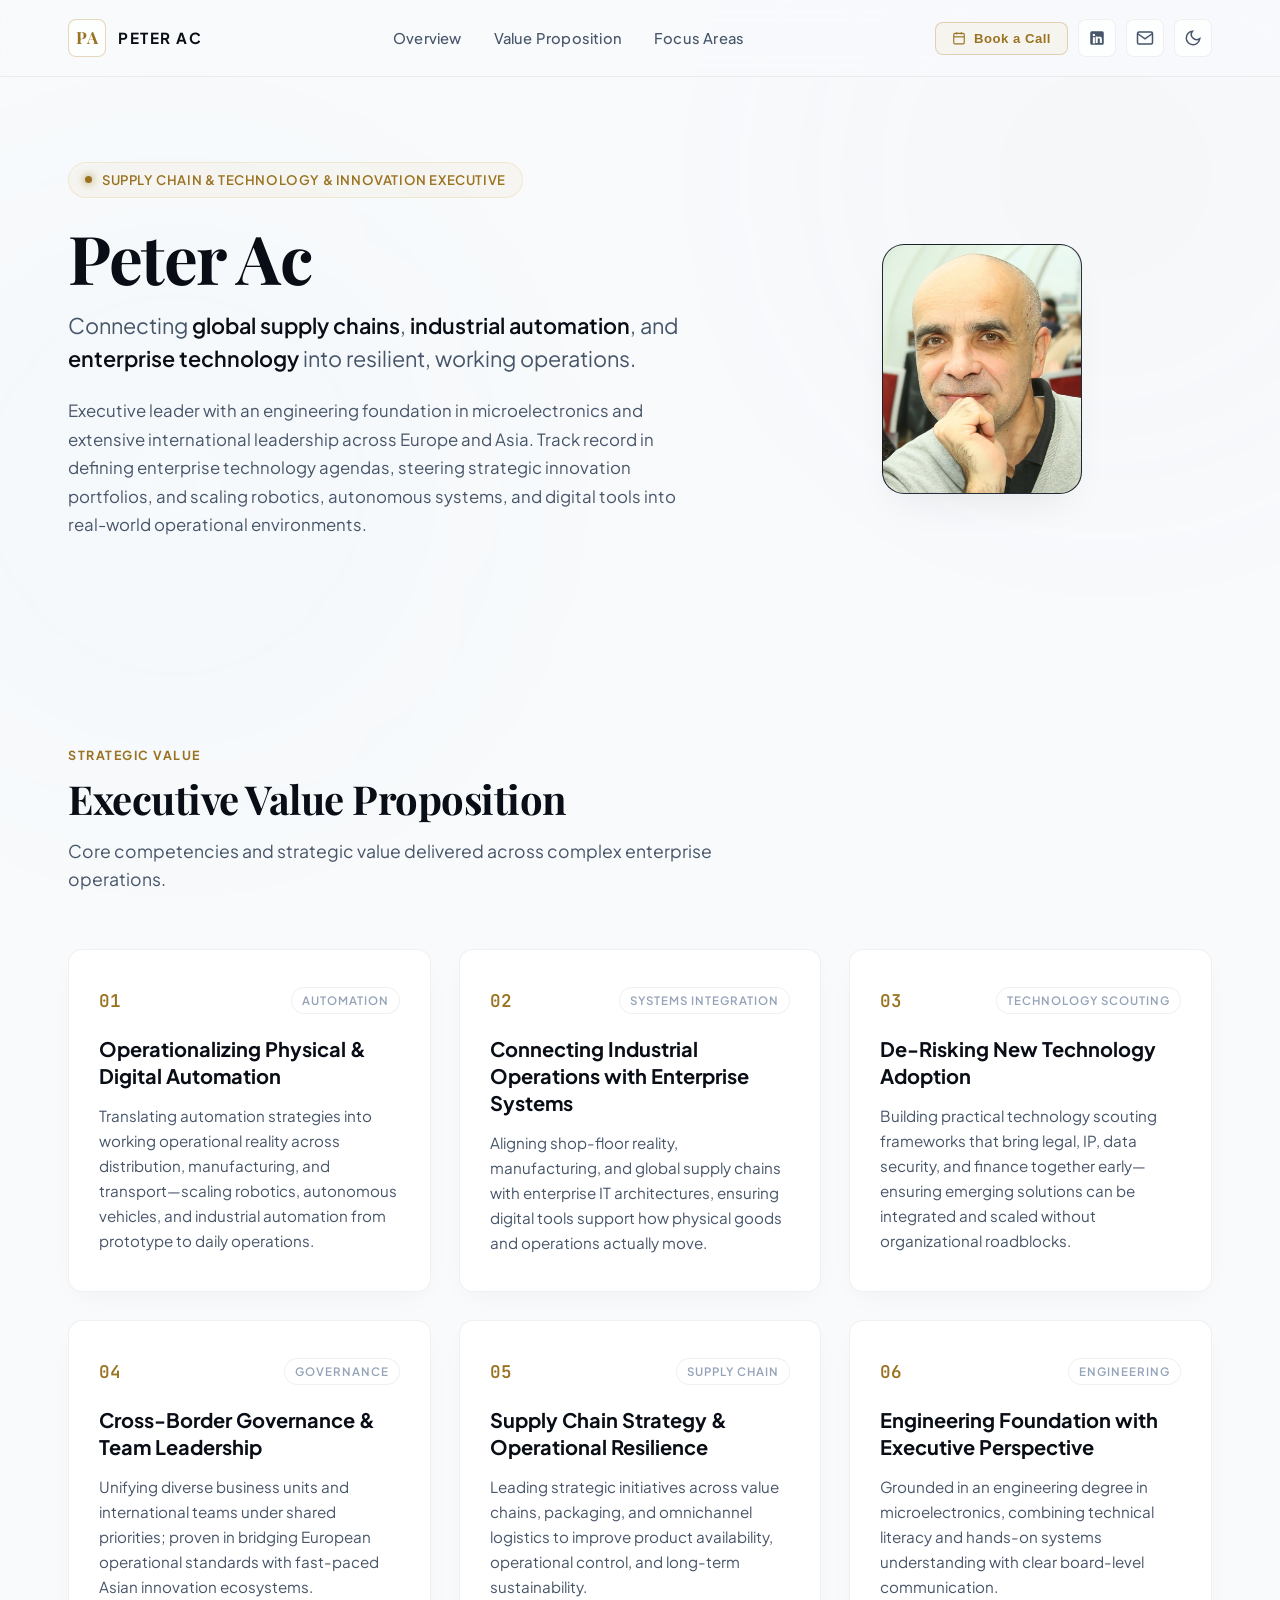
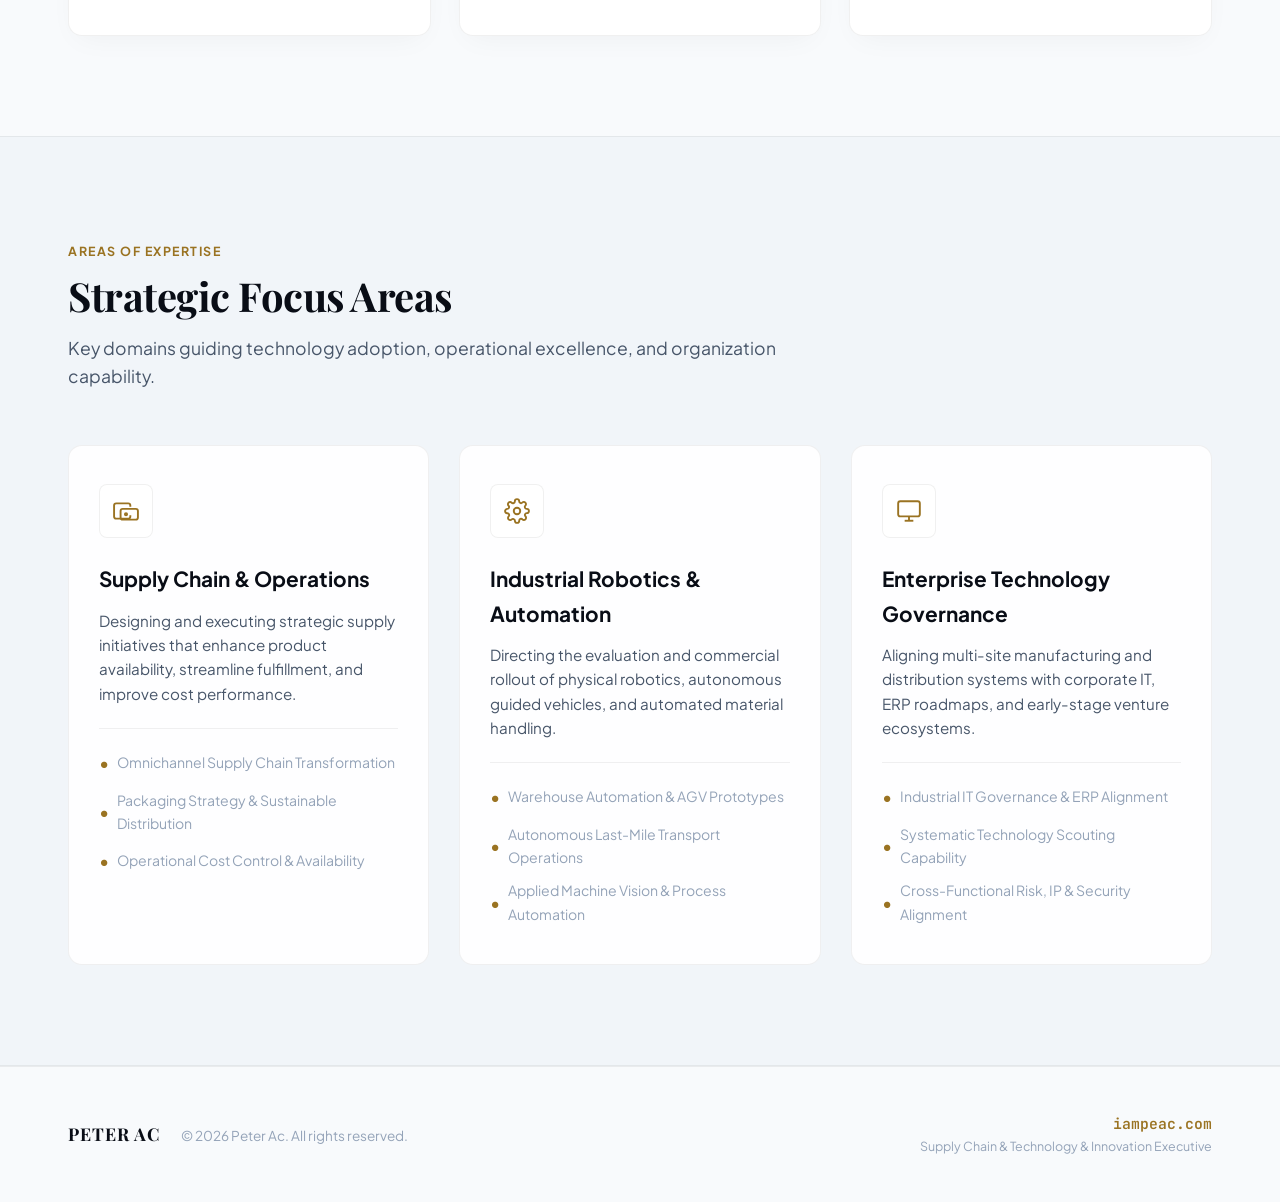
<file: index.html>
<!DOCTYPE html>
<html lang="en" data-theme="dark">
<head>
  <meta charset="UTF-8" />
  <meta name="viewport" content="width=device-width, initial-scale=1.0" />
  <title>Peter Ac | Supply Chain, Technology & Innovation Executive</title>
  <meta name="description" content="Executive website of Peter Ac. Leading global supply chain transformation, industrial automation, robotics, and enterprise technology." />
  <meta name="author" content="Peter Ac" />

  <!-- Open Graph / LinkedIn Sharing -->
  <meta property="og:type" content="profile" />
  <meta property="og:url" content="https://iampeac.com/" />
  <meta property="og:title" content="Peter Ac | Supply Chain, Technology & Innovation Executive" />
  <meta property="og:description" content="Connecting global supply chains, industrial automation, and enterprise technology into resilient, working operations." />
  <meta property="og:site_name" content="Peter Ac - iampeac.com" />
  <meta property="og:image" content="https://iampeac.com/photo.jpg" />
  <meta property="twitter:card" content="summary_large_image" />
  <meta property="twitter:image" content="https://iampeac.com/photo.jpg" />

  <!-- Google Fonts: Plus Jakarta Sans / Playfair Display / JetBrains Mono -->
  <link rel="preconnect" href="https://fonts.googleapis.com" />
  <link rel="preconnect" href="https://fonts.gstatic.com" crossorigin />
  <link href="https://fonts.googleapis.com/css2?family=Plus+Jakarta+Sans:wght@300;400;500;600;700;800&family=Playfair+Display:ital,wght@0,600;0,700;1,400&family=JetBrains+Mono:wght@400;500&display=swap" rel="stylesheet" />
  
  <link rel="stylesheet" href="style.css" />
</head>
<body>

  <!-- Background Ambient Glows -->
  <div class="bg-glow bg-glow-1"></div>
  <div class="bg-glow bg-glow-2"></div>

  <!-- Navigation -->
  <header class="navbar">
    <div class="container nav-container">
      <a href="#" class="nav-brand">
        <span class="brand-monogram">PA</span>
        <span class="brand-name">PETER AC</span>
      </a>

      <nav class="nav-menu" id="navMenu">
        <a href="#overview" class="nav-link">Overview</a>
        <a href="#value-proposition" class="nav-link">Value Proposition</a>
        <a href="#focus-areas" class="nav-link">Focus Areas</a>
      </nav>

      <div class="nav-actions">
        <!-- Book Meeting Action Button -->
        <button id="navBookMeetingBtn" class="btn btn-sm btn-nav-book" title="Schedule a 30-min meeting">
          <svg viewBox="0 0 24 24" width="14" height="14" fill="none" stroke="currentColor" stroke-width="2">
            <rect x="3" y="4" width="18" height="18" rx="2" ry="2"></rect>
            <line x1="16" y1="2" x2="16" y2="6"></line>
            <line x1="8" y1="2" x2="8" y2="6"></line>
            <line x1="3" y1="10" x2="21" y2="10"></line>
          </svg>
          <span>Book a Call</span>
        </button>

        <!-- LinkedIn Link -->
        <a href="https://www.linkedin.com/in/peter-ac/" target="_blank" rel="noopener noreferrer" class="btn-icon" title="LinkedIn Profile" aria-label="LinkedIn Profile">
          <svg viewBox="0 0 24 24" width="18" height="18" fill="currentColor">
            <path d="M19 3a2 2 0 0 1 2 2v14a2 2 0 0 1-2 2H5a2 2 0 0 1-2-2V5a2 2 0 0 1 2-2h14m-.5 15.5v-5.3a3.26 3.26 0 0 0-3.26-3.26c-.85 0-1.84.52-2.28 1.3v-1.11h-2.79v8.37h2.79v-4.93c0-.77.62-1.4 1.39-1.4a1.4 1.4 0 0 1 1.4 1.4v4.93h2.75M6.46 10.9v8.37H9.2V10.9H6.46M7.83 6.2a1.65 1.65 0 1 0 0 3.3 1.65 1.65 0 0 0 0-3.3Z"/>
          </svg>
        </a>

        <!-- Direct Email Link -->
        <a href="mailto:peter@iampeac.com?subject=Hello%20Peter" class="btn-icon" id="navMailBtn" title="Email peter@iampeac.com" aria-label="Email peter@iampeac.com">
          <svg viewBox="0 0 24 24" width="18" height="18" fill="none" stroke="currentColor" stroke-width="2">
            <path d="M4 4h16c1.1 0 2 .9 2 2v12c0 1.1-.9 2-2 2H4c-1.1 0-2-.9-2-2V6c0-1.1.9-2 2-2z"/>
            <polyline points="22,6 12,13 2,6"/>
          </svg>
        </a>

        <!-- Theme Toggle -->
        <button id="themeToggle" class="btn-icon" aria-label="Toggle theme" title="Toggle Theme">
          <svg class="icon-sun" viewBox="0 0 24 24" width="18" height="18" fill="none" stroke="currentColor" stroke-width="2">
            <circle cx="12" cy="12" r="5"></circle>
            <line x1="12" y1="1" x2="12" y2="3"></line>
            <line x1="12" y1="21" x2="12" y2="23"></line>
            <line x1="4.22" y1="4.22" x2="5.64" y2="5.64"></line>
            <line x1="18.36" y1="18.36" x2="19.78" y2="19.78"></line>
            <line x1="1" y1="12" x2="3" y2="12"></line>
            <line x1="21" y1="12" x2="23" y2="12"></line>
            <line x1="4.22" y1="19.78" x2="5.64" y2="18.36"></line>
            <line x1="18.36" y1="5.64" x2="19.78" y2="4.22"></line>
          </svg>
          <svg class="icon-moon" viewBox="0 0 24 24" width="18" height="18" fill="none" stroke="currentColor" stroke-width="2">
            <path d="M21 12.79A9 9 0 1 1 11.21 3 7 7 0 0 0 21 12.79z"></path>
          </svg>
        </button>

        <button class="menu-toggle" id="menuToggle" aria-label="Open navigation menu">
          <span></span><span></span><span></span>
        </button>
      </div>
    </div>
  </header>

  <!-- Hero / Executive Overview Section -->
  <section id="overview" class="hero-section">
    <div class="container hero-layout">
      
      <!-- Left: Executive Brief & Headlines -->
      <div class="hero-content">
        <div class="executive-badge">
          <span class="badge-dot"></span>
          <span>Supply Chain & Technology & Innovation Executive</span>
        </div>

        <h1 class="hero-name">Peter Ac</h1>
        <p class="hero-tagline">
          Connecting <span class="highlight-text">global supply chains</span>, 
          <span class="highlight-text">industrial automation</span>, and 
          <span class="highlight-text">enterprise technology</span> into resilient, working operations.
        </p>

        <p class="hero-bio">
          Executive leader with an engineering foundation in microelectronics and extensive international leadership across Europe and Asia. Track record in defining enterprise technology agendas, steering strategic innovation portfolios, and scaling robotics, autonomous systems, and digital tools into real-world operational environments.
        </p>
      </div>

      <!-- Right: Professional Executive Portrait Placeholder -->
      <div class="hero-visual">
        <div class="portrait-card">
          <div class="portrait-frame">
            <img src="photo.jpg" alt="Peter Ac - Supply Chain & Technology & Innovation Executive" class="portrait-img" id="portraitImg" />
          </div>
          <div class="card-glass-glow"></div>
        </div>
      </div>

    </div>
  </section>

  <!-- 
    ===================================================================
    EXECUTIVE VALUE PROPOSITION SECTION
    Easily customizable: Each value point is contained in an individual 
    card below. To update later, simply edit the Title or Description text.
    ===================================================================
  -->
  <section id="value-proposition" class="section">
    <div class="container">
      <div class="section-header">
        <span class="section-pretitle">Strategic Value</span>
        <h2 class="section-title">Executive Value Proposition</h2>
        <p class="section-subtitle">
          Core competencies and strategic value delivered across complex enterprise operations.
        </p>
      </div>

      <div class="value-grid">

        <!-- VALUE POINT 1 -->
        <div class="value-card">
          <div class="value-card-header">
            <span class="value-index">01</span>
            <span class="value-category">Automation</span>
          </div>
          <h3 class="value-title">Operationalizing Physical & Digital Automation</h3>
          <p class="value-desc">
            Translating automation strategies into working operational reality across distribution, manufacturing, and transport—scaling robotics, autonomous vehicles, and industrial automation from prototype to daily operations.
          </p>
        </div>

        <!-- VALUE POINT 2 -->
        <div class="value-card">
          <div class="value-card-header">
            <span class="value-index">02</span>
            <span class="value-category">Systems Integration</span>
          </div>
          <h3 class="value-title">Connecting Industrial Operations with Enterprise Systems</h3>
          <p class="value-desc">
            Aligning shop-floor reality, manufacturing, and global supply chains with enterprise IT architectures, ensuring digital tools support how physical goods and operations actually move.
          </p>
        </div>

        <!-- VALUE POINT 3 -->
        <div class="value-card">
          <div class="value-card-header">
            <span class="value-index">03</span>
            <span class="value-category">Technology Scouting</span>
          </div>
          <h3 class="value-title">De-Risking New Technology Adoption</h3>
          <p class="value-desc">
            Building practical technology scouting frameworks that bring legal, IP, data security, and finance together early—ensuring emerging solutions can be integrated and scaled without organizational roadblocks.
          </p>
        </div>

        <!-- VALUE POINT 4 -->
        <div class="value-card">
          <div class="value-card-header">
            <span class="value-index">04</span>
            <span class="value-category">Governance</span>
          </div>
          <h3 class="value-title">Cross-Border Governance & Team Leadership</h3>
          <p class="value-desc">
            Unifying diverse business units and international teams under shared priorities; proven in bridging European operational standards with fast-paced Asian innovation ecosystems.
          </p>
        </div>

        <!-- VALUE POINT 5 -->
        <div class="value-card">
          <div class="value-card-header">
            <span class="value-index">05</span>
            <span class="value-category">Supply Chain</span>
          </div>
          <h3 class="value-title">Supply Chain Strategy & Operational Resilience</h3>
          <p class="value-desc">
            Leading strategic initiatives across value chains, packaging, and omnichannel logistics to improve product availability, operational control, and long-term sustainability.
          </p>
        </div>

        <!-- VALUE POINT 6 -->
        <div class="value-card">
          <div class="value-card-header">
            <span class="value-index">06</span>
            <span class="value-category">Engineering</span>
          </div>
          <h3 class="value-title">Engineering Foundation with Executive Perspective</h3>
          <p class="value-desc">
            Grounded in an engineering degree in microelectronics, combining technical literacy and hands-on systems understanding with clear board-level communication.
          </p>
        </div>

      </div>
    </div>
  </section>

  <!-- Focus Areas Section -->
  <section id="focus-areas" class="section section-darker">
    <div class="container">
      <div class="section-header">
        <span class="section-pretitle">Areas of Expertise</span>
        <h2 class="section-title">Strategic Focus Areas</h2>
        <p class="section-subtitle">
          Key domains guiding technology adoption, operational excellence, and organization capability.
        </p>
      </div>

      <div class="pillars-grid">
        <div class="pillar-card">
          <div class="pillar-icon">
            <svg viewBox="0 0 24 24" width="26" height="26" fill="none" stroke="currentColor" stroke-width="1.75">
              <path d="M16 16v1a2 2 0 0 1-2 2H3a2 2 0 0 1-2-2V7a2 2 0 0 1 2-2h11a2 2 0 0 1 2 2v1"></path>
              <rect x="7" y="10" width="16" height="10" rx="2"></rect>
              <circle cx="12" cy="15" r="1"></circle>
            </svg>
          </div>
          <h3 class="pillar-title">Supply Chain & Operations</h3>
          <p class="pillar-text">
            Designing and executing strategic supply initiatives that enhance product availability, streamline fulfillment, and improve cost performance.
          </p>
          <ul class="pillar-list">
            <li>Omnichannel Supply Chain Transformation</li>
            <li>Packaging Strategy & Sustainable Distribution</li>
            <li>Operational Cost Control & Availability</li>
          </ul>
        </div>

        <div class="pillar-card">
          <div class="pillar-icon">
            <svg viewBox="0 0 24 24" width="26" height="26" fill="none" stroke="currentColor" stroke-width="1.75">
              <circle cx="12" cy="12" r="3"></circle>
              <path d="M19.4 15a1.65 1.65 0 0 0 .33 1.82l.06.06a2 2 0 0 1 0 2.83 2 2 0 0 1-2.83 0l-.06-.06a1.65 1.65 0 0 0-1.82-.33 1.65 1.65 0 0 0-1 1.51V21a2 2 0 0 1-2 2 2 2 0 0 1-2-2v-.09A1.65 1.65 0 0 0 9 19.4a1.65 1.65 0 0 0-1.82.33l-.06.06a2 2 0 0 1-2.83 0 2 2 0 0 1 0-2.83l.06-.06a1.65 1.65 0 0 0 .33-1.82 1.65 1.65 0 0 0-1.51-1H3a2 2 0 0 1-2-2 2 2 0 0 1 2-2h.09A1.65 1.65 0 0 0 4.6 9a1.65 1.65 0 0 0-.33-1.82l-.06-.06a2 2 0 0 1 0-2.83 2 2 0 0 1 2.83 0l.06.06a1.65 1.65 0 0 0 1.82.33H9a1.65 1.65 0 0 0 1-1.51V3a2 2 0 0 1 2-2 2 2 0 0 1 2 2v.09a1.65 1.65 0 0 0 1 1.51 1.65 1.65 0 0 0 1.82-.33l.06-.06a2 2 0 0 1 2.83 0 2 2 0 0 1 0 2.83l-.06.06a1.65 1.65 0 0 0-.33 1.82V9a1.65 1.65 0 0 0 1.51 1H21a2 2 0 0 1 2 2 2 2 0 0 1-2 2h-.09a1.65 1.65 0 0 0-1.51 1z"></path>
            </svg>
          </div>
          <h3 class="pillar-title">Industrial Robotics & Automation</h3>
          <p class="pillar-text">
            Directing the evaluation and commercial rollout of physical robotics, autonomous guided vehicles, and automated material handling.
          </p>
          <ul class="pillar-list">
            <li>Warehouse Automation & AGV Prototypes</li>
            <li>Autonomous Last-Mile Transport Operations</li>
            <li>Applied Machine Vision & Process Automation</li>
          </ul>
        </div>

        <div class="pillar-card">
          <div class="pillar-icon">
            <svg viewBox="0 0 24 24" width="26" height="26" fill="none" stroke="currentColor" stroke-width="1.75">
              <rect x="2" y="3" width="20" height="14" rx="2" ry="2"></rect>
              <line x1="8" y1="21" x2="16" y2="21"></line>
              <line x1="12" y1="17" x2="12" y2="21"></line>
            </svg>
          </div>
          <h3 class="pillar-title">Enterprise Technology Governance</h3>
          <p class="pillar-text">
            Aligning multi-site manufacturing and distribution systems with corporate IT, ERP roadmaps, and early-stage venture ecosystems.
          </p>
          <ul class="pillar-list">
            <li>Industrial IT Governance & ERP Alignment</li>
            <li>Systematic Technology Scouting Capability</li>
            <li>Cross-Functional Risk, IP & Security Alignment</li>
          </ul>
        </div>
      </div>
    </div>
  </section>

  <!-- Executive Footer -->
  <footer class="footer">
    <div class="container footer-layout">
      <div class="footer-left">
        <span class="footer-brand">PETER AC</span>
        <span class="footer-copy">&copy; <span id="year"></span> Peter Ac. All rights reserved.</span>
      </div>
      <div class="footer-right">
        <span class="footer-domain font-mono">iampeac.com</span>
        <span class="footer-tagline">Supply Chain & Technology & Innovation Executive</span>
      </div>
    </div>
  </footer>

  <!-- ================================================================= -->
  <!-- EXECUTIVE 30-MIN CONSULTATION BOOKING MODAL -->
  <!-- ================================================================= -->
  <div class="modal-backdrop" id="bookingModal" aria-hidden="true" role="dialog" aria-modal="true">
    <div class="modal-dialog">
      <button class="modal-close-btn" id="closeModalBtn" aria-label="Close booking modal">&times;</button>
      <div class="modal-header">
        <div class="modal-badge">
          <span class="badge-dot"></span>
          <span>Google Calendar & Meet Verified</span>
        </div>
        <h3 class="modal-title">Schedule a 30-Min Consultation</h3>
        <p class="modal-subtitle">
          Real-time calendar verification strictly ensures zero double bookings. Automatic 24-hour advance notice applies.
        </p>
        <div class="modal-actions-bar">
          <a href="book/" target="_blank" class="modal-tab-link" title="Open full booking page in a new window">
            <span>Open in full-screen window</span>
            <svg viewBox="0 0 24 24" width="13" height="13" fill="none" stroke="currentColor" stroke-width="2">
              <path d="M18 13v6a2 2 0 0 1-2 2H5a2 2 0 0 1-2-2V8a2 2 0 0 1 2-2h6"></path>
              <polyline points="15 3 21 3 21 9"></polyline>
              <line x1="10" y1="14" x2="21" y2="3"></line>
            </svg>
          </a>
        </div>
      </div>

      <div class="modal-frame-container">
        <iframe src="book/" class="modal-iframe" id="bookingIframe" title="Executive Meeting Scheduler"></iframe>
      </div>
    </div>
  </div>

  <div class="toast" id="toast" role="status" aria-live="polite"></div>

  <script src="script.js"></script>
</body>
</html>
</file>
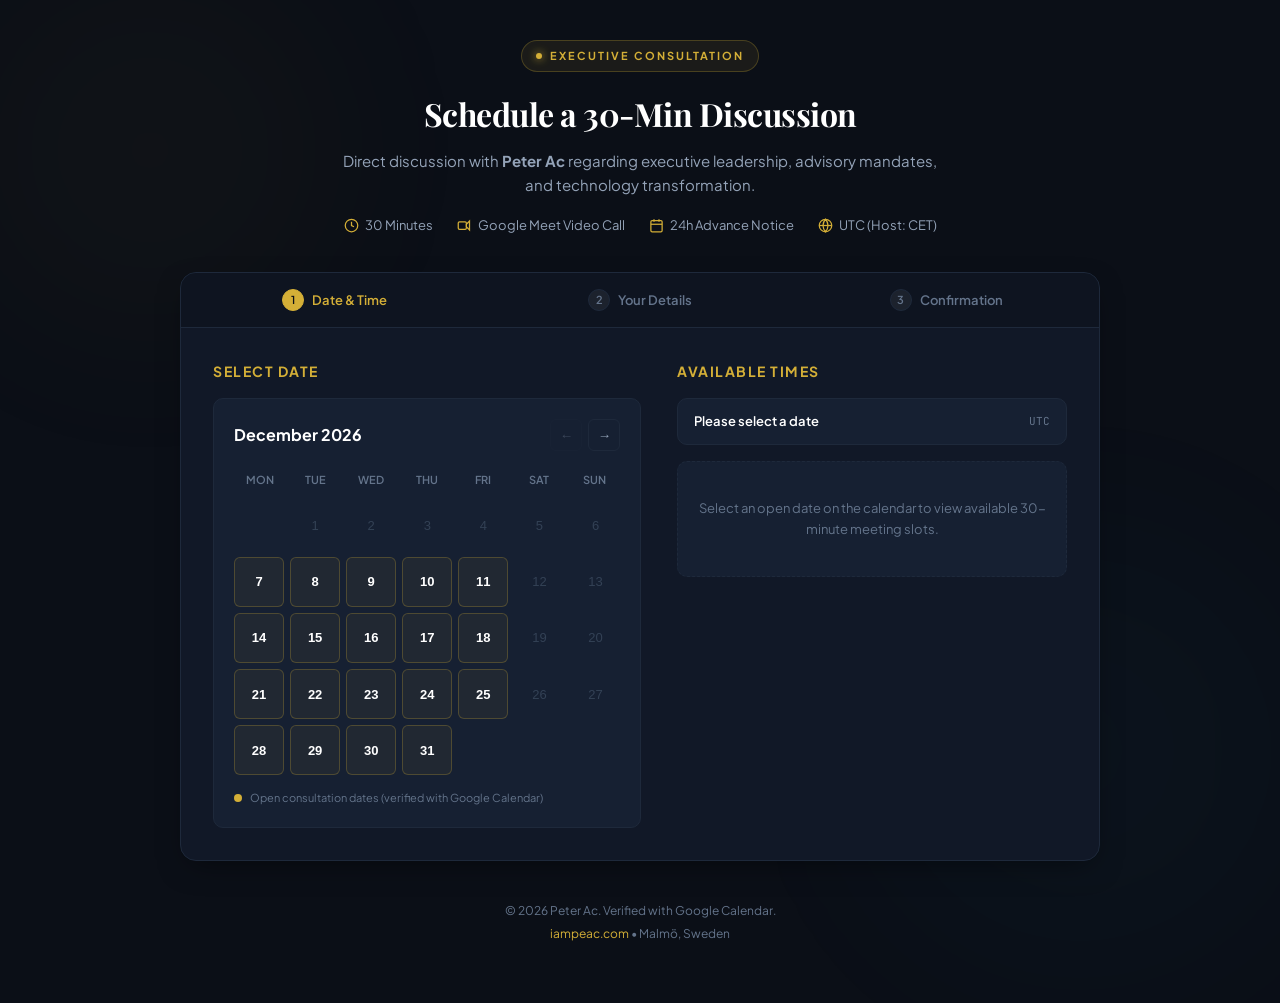
<file: book/index.html>
<!DOCTYPE html>
<html lang="en">
<head>
  <meta charset="UTF-8" />
  <meta name="viewport" content="width=device-width, initial-scale=1.0" />
  <title>Schedule a 30-Min Consultation | Peter Ac</title>
  <meta name="description" content="Book a 30-minute executive consultation with Peter Ac. Real-time availability verified with Google Calendar and instant Google Meet invitation." />

  <!-- Fonts -->
  <link rel="preconnect" href="https://fonts.googleapis.com" />
  <link rel="preconnect" href="https://fonts.gstatic.com" crossorigin />
  <link href="https://fonts.googleapis.com/css2?family=JetBrains+Mono:wght@400;500;600&family=Playfair+Display:ital,wght@0,600;0,700;1,400&family=Plus+Jakarta+Sans:wght@300;400;500;600;700;800&display=swap" rel="stylesheet" />

  <link rel="stylesheet" href="style.css" />
</head>
<body>

  <!-- Ambient Glows -->
  <div class="bg-glow bg-glow-1"></div>
  <div class="bg-glow bg-glow-2"></div>

  <div class="scheduler-container">
    
    <!-- Top Header -->
    <header class="scheduler-header">
      <div class="brand-badge">
        <span class="brand-badge-dot"></span>
        <span>Executive Consultation</span>
      </div>
      <h1 class="scheduler-title">Schedule a 30-Min Discussion</h1>
      <p class="scheduler-subtitle">
        Direct discussion with <strong>Peter Ac</strong> regarding executive leadership, advisory mandates, and technology transformation.
      </p>

      <div class="specs-bar">
        <div class="spec-item">
          <svg viewBox="0 0 24 24" width="15" height="15" fill="none" stroke="currentColor" stroke-width="2">
            <circle cx="12" cy="12" r="10"></circle>
            <polyline points="12 6 12 12 16 14"></polyline>
          </svg>
          <span>30 Minutes</span>
        </div>
        <div class="spec-item">
          <svg viewBox="0 0 24 24" width="15" height="15" fill="none" stroke="currentColor" stroke-width="2">
            <path d="M15 10l5-5v14l-5-5z"></path>
            <rect x="2" y="6" width="13" height="12" rx="2" ry="2"></rect>
          </svg>
          <span>Google Meet Video Call</span>
        </div>
        <div class="spec-item">
          <svg viewBox="0 0 24 24" width="15" height="15" fill="none" stroke="currentColor" stroke-width="2">
            <rect x="3" y="4" width="18" height="18" rx="2" ry="2"></rect>
            <line x1="16" y1="2" x2="16" y2="6"></line>
            <line x1="8" y1="2" x2="8" y2="6"></line>
            <line x1="3" y1="10" x2="21" y2="10"></line>
          </svg>
          <span>24h Advance Notice</span>
        </div>
        <div class="spec-item">
          <svg viewBox="0 0 24 24" width="15" height="15" fill="none" stroke="currentColor" stroke-width="2">
            <circle cx="12" cy="12" r="10"></circle>
            <line x1="2" y1="12" x2="22" y2="12"></line>
            <path d="M12 2a15.3 15.3 0 0 1 4 10 15.3 15.3 0 0 1-4 10 15.3 15.3 0 0 1-4-10 15.3 15.3 0 0 1 4-10z"></path>
          </svg>
          <span id="detectedTimezoneLabel">Europe/Stockholm (CET)</span>
        </div>
      </div>
    </header>

    <!-- Main Scheduler Card -->
    <div class="scheduler-card">
      
      <!-- Step Navigation -->
      <nav class="steps-nav" id="stepsNav">
        <button class="step-btn active" id="step1Btn" data-step="1">
          <span class="step-number">1</span>
          <span>Date & Time</span>
        </button>
        <button class="step-btn" id="step2Btn" data-step="2" disabled>
          <span class="step-number">2</span>
          <span>Your Details</span>
        </button>
        <button class="step-btn" id="step3Btn" data-step="3" disabled>
          <span class="step-number">3</span>
          <span>Confirmation</span>
        </button>
      </nav>

      <!-- Scheduler Body -->
      <div class="scheduler-body">

        <!-- Error Alert Banner -->
        <div class="alert-box alert-error" id="errorAlert" style="display: none;">
          <svg viewBox="0 0 24 24" width="18" height="18" fill="none" stroke="currentColor" stroke-width="2">
            <circle cx="12" cy="12" r="10"></circle>
            <line x1="12" y1="8" x2="12" y2="12"></line>
            <line x1="12" y1="16" x2="12.01" y2="16"></line>
          </svg>
          <span id="errorMessage">An error occurred. Please try again.</span>
        </div>

        <!-- ============================================================= -->
        <!-- STEP 1: DATE & TIME SELECTION -->
        <!-- ============================================================= -->
        <div id="step1View">
          <div class="booking-grid">
            
            <!-- Left: Calendar Date Picker -->
            <div class="calendar-column">
              <div class="section-label">Select Date</div>
              <div class="calendar-widget">
                <div class="calendar-header">
                  <span class="calendar-month-title" id="calendarMonthTitle">September 2026</span>
                  <div style="display: flex; gap: 6px;">
                    <button class="calendar-nav-btn" id="prevMonthBtn" aria-label="Previous Month">&larr;</button>
                    <button class="calendar-nav-btn" id="nextMonthBtn" aria-label="Next Month">&rarr;</button>
                  </div>
                </div>

                <div class="calendar-weekdays">
                  <div class="weekday-header">Mon</div>
                  <div class="weekday-header">Tue</div>
                  <div class="weekday-header">Wed</div>
                  <div class="weekday-header">Thu</div>
                  <div class="weekday-header">Fri</div>
                  <div class="weekday-header">Sat</div>
                  <div class="weekday-header">Sun</div>
                </div>

                <div class="calendar-days" id="calendarDaysGrid">
                  <!-- Day cells generated via JavaScript -->
                </div>

                <div class="calendar-legend">
                  <span class="legend-dot"></span>
                  <span>Open consultation dates (verified with Google Calendar)</span>
                </div>
              </div>
            </div>

            <!-- Right: Time Slots -->
            <div class="slots-container">
              <div class="section-label">Available Times</div>

              <div class="selected-date-banner">
                <span class="selected-date-text" id="selectedDateText">Please select a date</span>
                <span class="timezone-pill" id="slotTimezoneNote">CET</span>
              </div>

              <!-- Slots Loading Spinner -->
              <div id="slotsLoading" class="loading-overlay" style="display: none;">
                <div class="spinner"></div>
                <span style="font-size: 13px; color: var(--text-secondary);">Checking Google Calendar...</span>
              </div>

              <!-- Slots Grid -->
              <div class="slots-grid" id="slotsGrid">
                <!-- Slot buttons populated dynamically -->
              </div>

              <!-- Empty Slots Placeholder -->
              <div class="no-slots-box" id="noSlotsBox">
                Select an open date on the calendar to view available 30-minute meeting slots.
              </div>
            </div>

          </div>
        </div>

        <!-- ============================================================= -->
        <!-- STEP 2: REGISTRATION DETAILS FORM -->
        <!-- ============================================================= -->
        <div id="step2View" class="form-step" style="display: none;">
          <div class="form-header">
            <div class="form-summary-pill" id="formSlotSummary">
              <svg viewBox="0 0 24 24" width="14" height="14" fill="none" stroke="currentColor" stroke-width="2">
                <circle cx="12" cy="12" r="10"></circle>
                <polyline points="12 6 12 12 16 14"></polyline>
              </svg>
              <span id="formSlotSummaryText">Selected Time Slot</span>
            </div>
            <h2 style="font-family: var(--font-serif); font-size: 22px; color: #fff;">Enter Your Contact Information</h2>
            <p style="font-size: 13px; color: var(--text-secondary); margin-top: 4px;">
              A Google Meet link and calendar invitation will be dispatched to your email address.
            </p>
          </div>

          <form id="bookingForm">
            <div class="form-group">
              <label for="fullName" class="form-label">Full Name <span class="req">*</span></label>
              <input type="text" id="fullName" class="form-input" placeholder="e.g. Eleanor Vance" required autocomplete="name" />
            </div>

            <div class="form-group">
              <label for="emailAddress" class="form-label">Email Address <span class="req">*</span></label>
              <input type="email" id="emailAddress" class="form-input" placeholder="e.g. eleanor@company.com" required autocomplete="email" />
            </div>

            <div class="form-group">
              <label for="phoneNumber" class="form-label">Phone Number <span class="req">*</span></label>
              <input type="tel" id="phoneNumber" class="form-input" placeholder="e.g. +46 70 123 4567 or +1 415 555 0199" required autocomplete="tel" />
            </div>

            <div class="form-group">
              <label for="meetingNotes" class="form-label">Discussion Agenda / Context <span style="color: var(--text-muted); font-weight: normal;">(Optional)</span></label>
              <textarea id="meetingNotes" class="form-textarea" placeholder="Brief context on topics you would like to explore..."></textarea>
            </div>

            <div class="form-actions">
              <button type="button" class="btn-secondary" id="backToStep1Btn">&larr; Change Time</button>
              <button type="submit" class="btn-primary" id="submitBookingBtn">
                <span>Confirm & Schedule Call</span>
                <svg viewBox="0 0 24 24" width="16" height="16" fill="none" stroke="currentColor" stroke-width="2">
                  <polyline points="9 18 15 12 9 6"></polyline>
                </svg>
              </button>
            </div>
          </form>

          <!-- Booking Processing State -->
          <div id="bookingProcessing" class="loading-overlay" style="display: none;">
            <div class="spinner"></div>
            <span style="font-size: 14px; font-weight: 600; color: #FFFFFF;">Verifying calendar availability & creating Google Meet...</span>
            <span style="font-size: 12px; color: var(--text-secondary);">Please wait a moment.</span>
          </div>
        </div>

        <!-- ============================================================= -->
        <!-- STEP 3: CONFIRMATION VIEW -->
        <!-- ============================================================= -->
        <div id="step3View" class="confirmation-box" style="display: none;">
          <div class="success-icon">
            <svg viewBox="0 0 24 24" width="32" height="32" fill="none" stroke="currentColor" stroke-width="2.5">
              <polyline points="20 6 9 17 4 12"></polyline>
            </svg>
          </div>

          <h2 class="confirmation-title">Meeting Confirmed!</h2>
          <p class="confirmation-subtitle">
            A Google Calendar invite and confirmation email have been sent to <strong id="confirmedEmail" style="color: #fff;"></strong>.
          </p>

          <div class="summary-card">
            <div class="summary-row">
              <span class="summary-label">Host:</span>
              <span class="summary-value">Peter Ac</span>
            </div>
            <div class="summary-row">
              <span class="summary-label">Attendee:</span>
              <span class="summary-value" id="confirmedName"></span>
            </div>
            <div class="summary-row">
              <span class="summary-label">Date & Time:</span>
              <span class="summary-value" id="confirmedTime"></span>
            </div>
            <div class="summary-row">
              <span class="summary-label">Duration:</span>
              <span class="summary-value">30 Minutes</span>
            </div>
            <div class="summary-row">
              <span class="summary-label">Platform:</span>
              <span class="summary-value" style="color: var(--accent-blue);">Google Meet</span>
            </div>
            <div class="summary-row">
              <span class="summary-label">Phone:</span>
              <span class="summary-value" id="confirmedPhone"></span>
            </div>
          </div>

          <!-- Direct Google Meet CTA -->
          <div class="meet-action-box">
            <div style="font-size: 12px; font-weight: 700; text-transform: uppercase; letter-spacing: 1px; color: var(--accent-gold); margin-bottom: 8px;">
              Your Video Link
            </div>
            <a href="#" id="confirmedMeetBtn" target="_blank" class="meet-link-btn">
              <svg viewBox="0 0 24 24" width="18" height="18" fill="none" stroke="currentColor" stroke-width="2">
                <path d="M15 10l5-5v14l-5-5z"></path>
                <rect x="2" y="6" width="13" height="12" rx="2" ry="2"></rect>
              </svg>
              <span>Open Google Meet</span>
            </a>
            <div id="confirmedMeetUrl" style="font-family: var(--font-mono); font-size: 11px; color: var(--text-muted); margin-top: 8px;"></div>
          </div>

          <!-- Add to Calendar Export Buttons -->
          <div class="calendar-export-actions">
            <a href="#" id="addToGoogleCalBtn" target="_blank" class="btn-export">
              <svg viewBox="0 0 24 24" width="14" height="14" fill="none" stroke="currentColor" stroke-width="2">
                <rect x="3" y="4" width="18" height="18" rx="2" ry="2"></rect>
                <line x1="16" y1="2" x2="16" y2="6"></line>
                <line x1="8" y1="2" x2="8" y2="6"></line>
                <line x1="3" y1="10" x2="21" y2="10"></line>
              </svg>
              <span>Add to Google Calendar</span>
            </a>
            <button type="button" id="downloadIcsBtn" class="btn-export">
              <svg viewBox="0 0 24 24" width="14" height="14" fill="none" stroke="currentColor" stroke-width="2">
                <path d="M21 15v4a2 2 0 0 1-2 2H5a2 2 0 0 1-2-2v-4"></path>
                <polyline points="7 10 12 15 17 10"></polyline>
                <line x1="12" y1="15" x2="12" y2="3"></line>
              </svg>
              <span>Download .iCal File</span>
            </button>
          </div>

          <div style="margin-top: 32px;">
            <a href="https://iampeac.com" class="btn-secondary" style="display: inline-block; text-decoration: none; padding: 10px 24px;">
              &larr; Return to iampeac.com
            </a>
          </div>

        </div>

      </div>
    </div>

    <!-- Footer -->
    <footer class="scheduler-footer">
      <div>&copy; <span id="footerYear"></span> Peter Ac. Verified with Google Calendar.</div>
      <div style="margin-top: 4px;">
        <a href="https://iampeac.com">iampeac.com</a> &bull; Malm&ouml;, Sweden
      </div>
    </footer>

  </div>

  <script src="script.js"></script>
</body>
</html>
</file>
<file: style.css>
:root {
  --font-sans: 'Plus Jakarta Sans', -apple-system, BlinkMacSystemFont, 'Segoe UI', Roboto, sans-serif;
  --font-serif: 'Playfair Display', Georgia, serif;
  --font-mono: 'JetBrains Mono', monospace;

  /* Executive Dark Palette (Default) */
  --bg-body: #07090e;
  --bg-surface: #0e131f;
  --bg-surface-elevated: rgba(20, 27, 43, 0.65);
  --bg-card: rgba(16, 23, 37, 0.75);
  --bg-card-hover: rgba(24, 33, 53, 0.85);
  
  --border-subtle: rgba(255, 255, 255, 0.07);
  --border-medium: rgba(255, 255, 255, 0.14);
  --border-accent: rgba(226, 194, 117, 0.4);

  --text-primary: #f8fafc;
  --text-secondary: #94a3b8;
  --text-muted: #64748b;

  /* Executive Accents: Warm Champagne / Platinum + Subtle Indigo */
  --accent-gold: #e2c275;
  --accent-gold-light: #f3dfa2;
  --accent-gold-glow: rgba(226, 194, 117, 0.18);
  --accent-gradient: linear-gradient(135deg, #e2c275 0%, #ffffff 50%, #d4af37 100%);
  --accent-cool: #38bdf8;

  --shadow-subtle: 0 10px 30px -10px rgba(0, 0, 0, 0.6);
  --shadow-card: 0 20px 40px -15px rgba(0, 0, 0, 0.7);
  --shadow-glow: 0 0 40px -10px rgba(226, 194, 117, 0.15);

  --radius-sm: 8px;
  --radius-md: 14px;
  --radius-lg: 22px;
  --radius-full: 9999px;

  --transition-fast: 0.2s cubic-bezier(0.16, 1, 0.3, 1);
  --transition-smooth: 0.35s cubic-bezier(0.16, 1, 0.3, 1);
}

[data-theme="light"] {
  --bg-body: #f8fafc;
  --bg-surface: #f1f5f9;
  --bg-surface-elevated: rgba(255, 255, 255, 0.8);
  --bg-card: rgba(255, 255, 255, 0.9);
  --bg-card-hover: #ffffff;

  --border-subtle: rgba(0, 0, 0, 0.06);
  --border-medium: rgba(0, 0, 0, 0.12);
  --border-accent: rgba(180, 140, 60, 0.35);

  --text-primary: #090d16;
  --text-secondary: #475569;
  --text-muted: #94a3b8;

  --accent-gold: #9a7322;
  --accent-gold-light: #b88d3b;
  --accent-gold-glow: rgba(180, 140, 60, 0.12);
  --accent-gradient: linear-gradient(135deg, #9a7322 0%, #1e293b 80%);

  --shadow-subtle: 0 10px 30px -10px rgba(0, 0, 0, 0.05);
  --shadow-card: 0 20px 40px -15px rgba(0, 0, 0, 0.08);
  --shadow-glow: 0 0 40px -10px rgba(180, 140, 60, 0.1);
}

/* Reset & Basics */
*, *::before, *::after {
  box-sizing: border-box;
  margin: 0;
  padding: 0;
}

html {
  scroll-behavior: smooth;
  font-size: 16px;
}

body {
  font-family: var(--font-sans);
  background-color: var(--bg-body);
  color: var(--text-primary);
  line-height: 1.65;
  min-height: 100vh;
  overflow-x: hidden;
  position: relative;
  transition: background-color var(--transition-smooth), color var(--transition-smooth);
}

/* Ambient Glow Blobs */
.bg-glow {
  position: fixed;
  border-radius: 50%;
  filter: blur(140px);
  pointer-events: none;
  z-index: 0;
  opacity: 0.45;
}

.bg-glow-1 {
  width: 550px;
  height: 550px;
  top: -100px;
  right: -100px;
  background: radial-gradient(circle, rgba(226, 194, 117, 0.15) 0%, rgba(99, 102, 241, 0.05) 70%, transparent 100%);
}

.bg-glow-2 {
  width: 650px;
  height: 650px;
  bottom: 10%;
  left: -150px;
  background: radial-gradient(circle, rgba(56, 189, 248, 0.08) 0%, rgba(226, 194, 117, 0.03) 70%, transparent 100%);
}

.container {
  max-width: 1200px;
  margin: 0 auto;
  padding: 0 28px;
  position: relative;
  z-index: 1;
}

.font-mono {
  font-family: var(--font-mono);
}

/* Navigation */
.navbar {
  position: sticky;
  top: 0;
  z-index: 100;
  backdrop-filter: blur(16px);
  -webkit-backdrop-filter: blur(16px);
  background: rgba(7, 9, 14, 0.8);
  border-bottom: 1px solid var(--border-subtle);
  transition: all var(--transition-smooth);
}

[data-theme="light"] .navbar {
  background: rgba(248, 250, 252, 0.85);
}

.nav-container {
  display: flex;
  align-items: center;
  justify-content: space-between;
  height: 76px;
}

.nav-brand {
  display: flex;
  align-items: center;
  gap: 12px;
  text-decoration: none;
  color: var(--text-primary);
}

.brand-monogram {
  display: inline-flex;
  align-items: center;
  justify-content: center;
  width: 38px;
  height: 38px;
  border-radius: var(--radius-sm);
  background: var(--bg-surface-elevated);
  border: 1px solid var(--border-accent);
  color: var(--accent-gold);
  font-family: var(--font-serif);
  font-weight: 700;
  font-size: 1.05rem;
  letter-spacing: 0.5px;
}

.brand-name {
  font-size: 0.95rem;
  font-weight: 700;
  letter-spacing: 1.5px;
  color: var(--text-primary);
}

.nav-menu {
  display: flex;
  gap: 32px;
}

.nav-link {
  color: var(--text-secondary);
  text-decoration: none;
  font-size: 0.92rem;
  font-weight: 500;
  letter-spacing: 0.2px;
  transition: color var(--transition-fast);
  position: relative;
}

.nav-link:hover {
  color: var(--text-primary);
}

.nav-link::after {
  content: '';
  position: absolute;
  bottom: -4px;
  left: 0;
  width: 0%;
  height: 1.5px;
  background: var(--accent-gold);
  transition: width var(--transition-fast);
}

.nav-link:hover::after {
  width: 100%;
}

.nav-actions {
  display: flex;
  align-items: center;
  gap: 10px;
}

.btn-icon {
  background: var(--bg-surface-elevated);
  border: 1px solid var(--border-subtle);
  color: var(--text-secondary);
  border-radius: var(--radius-sm);
  width: 38px;
  height: 38px;
  display: inline-flex;
  align-items: center;
  justify-content: center;
  cursor: pointer;
  text-decoration: none;
  transition: all var(--transition-fast);
}

.btn-icon:hover {
  color: var(--accent-gold);
  border-color: var(--border-accent);
  transform: translateY(-1px);
}

[data-theme="dark"] .icon-moon { display: none; }
[data-theme="dark"] .icon-sun { display: block; }
[data-theme="light"] .icon-moon { display: block; }
[data-theme="light"] .icon-sun { display: none; }

.menu-toggle {
  display: none;
  flex-direction: column;
  gap: 5px;
  background: none;
  border: none;
  cursor: pointer;
  padding: 4px;
}

.menu-toggle span {
  width: 22px;
  height: 2px;
  background: var(--text-primary);
  transition: var(--transition-fast);
}

/* Hero Section */
.hero-section {
  padding: 85px 0 65px;
}

.hero-layout {
  display: grid;
  grid-template-columns: 1.15fr 0.85fr;
  gap: 60px;
  align-items: center;
}

.executive-badge {
  display: inline-flex;
  align-items: center;
  gap: 10px;
  padding: 6px 16px;
  border-radius: var(--radius-full);
  background: rgba(226, 194, 117, 0.08);
  border: 1px solid rgba(226, 194, 117, 0.25);
  color: var(--accent-gold);
  font-size: 0.82rem;
  font-weight: 600;
  letter-spacing: 0.6px;
  text-transform: uppercase;
  margin-bottom: 24px;
}

.badge-dot {
  width: 7px;
  height: 7px;
  border-radius: 50%;
  background: var(--accent-gold);
  box-shadow: 0 0 8px var(--accent-gold);
}

.hero-name {
  font-family: var(--font-serif);
  font-size: 4.2rem;
  font-weight: 700;
  line-height: 1.05;
  letter-spacing: -1.5px;
  margin-bottom: 18px;
  color: var(--text-primary);
}

.hero-tagline {
  font-size: 1.35rem;
  font-weight: 400;
  color: var(--text-secondary);
  line-height: 1.5;
  margin-bottom: 22px;
}

.highlight-text {
  color: var(--text-primary);
  font-weight: 600;
  position: relative;
}

.hero-bio {
  font-size: 1.05rem;
  color: var(--text-secondary);
  line-height: 1.7;
  margin-bottom: 36px;
  max-width: 620px;
}

.hero-actions {
  display: flex;
  flex-wrap: wrap;
  gap: 14px;
  margin-bottom: 40px;
}

.hero-meta-bar {
  display: flex;
  align-items: center;
  gap: 20px;
  padding: 16px 20px;
  background: var(--bg-card);
  border: 1px solid var(--border-subtle);
  border-radius: var(--radius-md);
  max-width: 580px;
}

.meta-item {
  display: flex;
  flex-direction: column;
}

.meta-label {
  font-size: 0.72rem;
  text-transform: uppercase;
  letter-spacing: 0.8px;
  color: var(--text-muted);
}

.meta-value {
  font-size: 0.9rem;
  font-weight: 500;
  color: var(--text-primary);
}

.meta-separator {
  width: 1px;
  height: 28px;
  background: var(--border-subtle);
}

/* Portrait Card Placeholder */
.hero-visual {
  display: flex;
  justify-content: center;
}

.portrait-card {
  position: relative;
  width: 100%;
  max-width: 200px;
}

.portrait-frame {
  position: relative;
  aspect-ratio: 4 / 5;
  border-radius: var(--radius-lg);
  overflow: hidden;
  background: linear-gradient(145deg, rgba(26, 34, 53, 0.9), rgba(12, 17, 28, 0.95));
  border: 1px solid var(--border-medium);
  box-shadow: var(--shadow-card);
  display: flex;
  align-items: center;
  justify-content: center;
  transition: all var(--transition-smooth);
}

.portrait-card:hover .portrait-frame {
  border-color: var(--border-accent);
  box-shadow: var(--shadow-glow);
  transform: translateY(-4px);
}

.portrait-img {
  width: 100%;
  height: 100%;
  object-fit: cover;
  object-position: center 20%;
  transition: transform var(--transition-smooth);
}

.portrait-card:hover .portrait-img {
  transform: scale(1.02);
}

.portrait-placeholder {
  width: 100%;
  height: 100%;
  display: flex;
  align-items: center;
  justify-content: center;
  background: radial-gradient(circle at center, rgba(226, 194, 117, 0.08) 0%, transparent 70%);
}

.placeholder-graphic {
  display: flex;
  flex-direction: column;
  align-items: center;
  text-align: center;
}

.monogram-large {
  font-family: var(--font-serif);
  font-size: 5rem;
  font-weight: 700;
  color: var(--accent-gold);
  letter-spacing: 2px;
  line-height: 1;
  margin-bottom: 12px;
  opacity: 0.85;
}

.placeholder-title {
  font-size: 0.9rem;
  font-weight: 600;
  text-transform: uppercase;
  letter-spacing: 1.5px;
  color: var(--text-primary);
  margin-bottom: 4px;
}

.placeholder-hint {
  font-size: 0.78rem;
  color: var(--text-muted);
}

/* Buttons */
.btn {
  display: inline-flex;
  align-items: center;
  gap: 10px;
  padding: 13px 26px;
  border-radius: var(--radius-sm);
  font-size: 0.92rem;
  font-weight: 600;
  letter-spacing: 0.3px;
  text-decoration: none;
  cursor: pointer;
  transition: all var(--transition-fast);
}

.btn-primary {
  background: var(--accent-gold);
  color: #0c0f17;
  border: 1px solid var(--accent-gold);
}

.btn-primary:hover {
  background: var(--accent-gold-light);
  transform: translateY(-2px);
  box-shadow: 0 8px 25px var(--accent-gold-glow);
}

.btn-outline {
  background: var(--bg-surface-elevated);
  color: var(--text-primary);
  border: 1px solid var(--border-medium);
}

.btn-outline:hover {
  border-color: var(--accent-gold);
  color: var(--accent-gold);
  transform: translateY(-2px);
}

.btn-ghost {
  background: transparent;
  color: var(--text-secondary);
  border: 1px solid var(--border-subtle);
}

.btn-ghost:hover {
  color: var(--text-primary);
  border-color: var(--border-medium);
  background: var(--bg-card);
}

.btn-lg {
  padding: 15px 32px;
  font-size: 1rem;
}

/* Core Scope Bar */
.scope-section {
  padding: 48px 0;
  border-top: 1px solid var(--border-subtle);
  border-bottom: 1px solid var(--border-subtle);
  background: var(--bg-surface);
}

.scope-grid {
  display: grid;
  grid-template-columns: repeat(4, 1fr);
  gap: 28px;
}

.scope-item {
  display: flex;
  flex-direction: column;
  background: var(--bg-card);
  border: 1px solid var(--border-subtle);
  border-radius: var(--radius-md);
  padding: 24px 22px;
  transition: all var(--transition-fast);
}

.scope-item:hover {
  border-color: var(--border-accent);
  transform: translateY(-2px);
}

.scope-tag {
  font-family: var(--font-mono);
  font-size: 0.72rem;
  font-weight: 600;
  letter-spacing: 1px;
  color: var(--accent-gold);
  text-transform: uppercase;
  margin-bottom: 10px;
}

.scope-title {
  font-size: 1.15rem;
  font-weight: 700;
  color: var(--text-primary);
  margin-bottom: 8px;
  line-height: 1.3;
}

.scope-desc {
  font-size: 0.85rem;
  color: var(--text-secondary);
  line-height: 1.55;
}

/* Section Common */
.section {
  padding: 100px 0;
}

.section-darker {
  background: var(--bg-surface);
  border-top: 1px solid var(--border-subtle);
  border-bottom: 1px solid var(--border-subtle);
}

.section-header {
  margin-bottom: 55px;
  max-width: 720px;
}

.section-pretitle {
  display: inline-block;
  font-size: 0.78rem;
  font-weight: 700;
  text-transform: uppercase;
  letter-spacing: 1.5px;
  color: var(--accent-gold);
  margin-bottom: 10px;
}

.section-title {
  font-family: var(--font-serif);
  font-size: 2.5rem;
  font-weight: 700;
  letter-spacing: -0.5px;
  line-height: 1.2;
  margin-bottom: 14px;
  color: var(--text-primary);
}

.section-subtitle {
  font-size: 1.1rem;
  color: var(--text-secondary);
  line-height: 1.6;
}

/* Value Proposition Grid (Bento Style) */
.value-grid {
  display: grid;
  grid-template-columns: repeat(3, 1fr);
  gap: 28px;
}

.value-card {
  background: var(--bg-card);
  border: 1px solid var(--border-subtle);
  border-radius: var(--radius-md);
  padding: 36px 30px;
  display: flex;
  flex-direction: column;
  box-shadow: var(--shadow-subtle);
  backdrop-filter: blur(12px);
  -webkit-backdrop-filter: blur(12px);
  transition: all var(--transition-smooth);
  position: relative;
  overflow: hidden;
}

.value-card::before {
  content: '';
  position: absolute;
  top: 0;
  left: 0;
  width: 100%;
  height: 2px;
  background: linear-gradient(90deg, transparent, var(--accent-gold), transparent);
  opacity: 0;
  transition: opacity var(--transition-fast);
}

.value-card:hover {
  background: var(--bg-card-hover);
  border-color: var(--border-accent);
  transform: translateY(-4px);
  box-shadow: var(--shadow-card);
}

.value-card:hover::before {
  opacity: 1;
}

.value-card-header {
  display: flex;
  align-items: center;
  justify-content: space-between;
  margin-bottom: 20px;
}

.value-index {
  font-family: var(--font-mono);
  font-size: 1.1rem;
  font-weight: 600;
  color: var(--accent-gold);
}

.value-category {
  font-size: 0.72rem;
  font-weight: 600;
  text-transform: uppercase;
  letter-spacing: 1px;
  color: var(--text-muted);
  background: var(--bg-surface-elevated);
  padding: 3px 10px;
  border-radius: var(--radius-full);
  border: 1px solid var(--border-subtle);
}

.value-title {
  font-size: 1.25rem;
  font-weight: 700;
  line-height: 1.35;
  color: var(--text-primary);
  margin-bottom: 14px;
}

.value-desc {
  font-size: 0.95rem;
  color: var(--text-secondary);
  line-height: 1.65;
  flex-grow: 1;
}

/* Strategic Pillars Grid */
.pillars-grid {
  display: grid;
  grid-template-columns: repeat(3, 1fr);
  gap: 30px;
}

.pillar-card {
  background: var(--bg-card);
  border: 1px solid var(--border-subtle);
  border-radius: var(--radius-md);
  padding: 38px 30px;
  display: flex;
  flex-direction: column;
  transition: all var(--transition-smooth);
}

.pillar-card:hover {
  border-color: var(--border-medium);
  transform: translateY(-4px);
}

.pillar-icon {
  width: 54px;
  height: 54px;
  border-radius: var(--radius-sm);
  background: var(--bg-surface-elevated);
  border: 1px solid var(--border-subtle);
  color: var(--accent-gold);
  display: flex;
  align-items: center;
  justify-content: center;
  margin-bottom: 24px;
}

.pillar-title {
  font-size: 1.3rem;
  font-weight: 700;
  color: var(--text-primary);
  margin-bottom: 12px;
}

.pillar-text {
  font-size: 0.95rem;
  color: var(--text-secondary);
  line-height: 1.6;
  margin-bottom: 22px;
}

.pillar-list {
  list-style: none;
  border-top: 1px solid var(--border-subtle);
  padding-top: 18px;
  display: flex;
  flex-direction: column;
  gap: 10px;
}

.pillar-list li {
  font-size: 0.88rem;
  color: var(--text-muted);
  display: flex;
  align-items: center;
  gap: 8px;
}

.pillar-list li::before {
  content: '•';
  color: var(--accent-gold);
  font-size: 1.2rem;
}

/* Executive Contact Box */
.executive-contact-box {
  background: var(--bg-card);
  border: 1px solid var(--border-medium);
  border-radius: var(--radius-lg);
  padding: 60px 48px;
  box-shadow: var(--shadow-card);
  position: relative;
  overflow: hidden;
}

.executive-contact-box::after {
  content: '';
  position: absolute;
  top: -50%;
  right: -50%;
  width: 100%;
  height: 100%;
  background: radial-gradient(circle, rgba(226, 194, 117, 0.08) 0%, transparent 60%);
  pointer-events: none;
}

.contact-header {
  margin-bottom: 45px;
  max-width: 680px;
}

.contact-channels {
  display: grid;
  grid-template-columns: repeat(3, minmax(0, 1fr));
  gap: 14px;
  margin-bottom: 0;
}

.channel-card {
  display: flex;
  align-items: center;
  gap: 12px;
  padding: 14px 16px;
  background: var(--bg-surface-elevated);
  border: 1px solid var(--border-subtle);
  border-radius: var(--radius-md);
  transition: all var(--transition-fast);
}

.channel-card:hover {
  border-color: var(--border-accent);
}

.channel-icon {
  width: 38px;
  height: 38px;
  border-radius: var(--radius-sm);
  background: var(--bg-card);
  border: 1px solid var(--border-subtle);
  color: var(--accent-gold);
  display: flex;
  align-items: center;
  justify-content: center;
  flex-shrink: 0;
}

.icon-linkedin {
  color: #38bdf8;
}

.channel-body {
  flex-grow: 1;
  min-width: 0;
  display: flex;
  flex-direction: column;
}

.channel-label {
  font-size: 0.68rem;
  text-transform: uppercase;
  letter-spacing: 0.8px;
  color: var(--text-muted);
}

.channel-link {
  font-size: 0.85rem;
  overflow-wrap: anywhere;
  font-weight: 600;
  color: var(--text-primary);
  text-decoration: none;
  transition: color var(--transition-fast);
}

.channel-link:hover {
  color: var(--accent-gold);
}

.btn-copy-channel, .btn-visit {
  background: var(--bg-card);
  border: 1px solid var(--border-subtle);
  color: var(--text-secondary);
  font-size: 0.76rem;
  font-weight: 600;
  white-space: nowrap;
  padding: 6px 10px;
  border-radius: var(--radius-sm);
  cursor: pointer;
  text-decoration: none;
  transition: all var(--transition-fast);
}

.btn-copy-channel:hover, .btn-visit:hover {
  color: var(--text-primary);
  border-color: var(--border-accent);
}

.contact-cta-bar {
  display: flex;
  flex-wrap: wrap;
  gap: 16px;
  border-top: 1px solid var(--border-subtle);
  padding-top: 36px;
}

/* Footer */
.footer {
  padding: 45px 0;
  border-top: 1px solid var(--border-subtle);
  background: var(--bg-body);
}

.footer-layout {
  display: flex;
  justify-content: space-between;
  align-items: center;
}

.footer-brand {
  font-family: var(--font-serif);
  font-weight: 700;
  font-size: 1.1rem;
  letter-spacing: 1px;
  margin-right: 18px;
}

.footer-copy {
  font-size: 0.85rem;
  color: var(--text-muted);
}

.footer-right {
  display: flex;
  flex-direction: column;
  align-items: flex-end;
}

.footer-domain {
  color: var(--accent-gold);
  font-size: 0.92rem;
  font-weight: 600;
}

.footer-tagline {
  font-size: 0.78rem;
  color: var(--text-muted);
}

/* Responsive Media Queries */
@media (max-width: 1024px) {
  .hero-layout {
    grid-template-columns: 1fr;
    gap: 40px;
  }

  .hero-visual {
    order: -1;
  }

  .portrait-card {
    max-width: 160px;
  }

  .value-grid, .pillars-grid {
    grid-template-columns: repeat(2, 1fr);
  }

  .scope-grid {
    grid-template-columns: repeat(2, 1fr);
    gap: 24px;
  }

}

@media (max-width: 900px) {
  .contact-channels {
    grid-template-columns: 1fr;
  }
}

@media (max-width: 768px) {
  .hero-name {
    font-size: 3.2rem;
  }

  .nav-menu {
    position: absolute;
    top: 76px;
    left: 0;
    width: 100%;
    background: var(--bg-body);
    border-bottom: 1px solid var(--border-subtle);
    flex-direction: column;
    padding: 24px;
    gap: 18px;
    display: none;
  }

  .nav-menu.active {
    display: flex;
  }

  .menu-toggle {
    display: flex;
  }

  .value-grid, .pillars-grid, .scope-grid {
    grid-template-columns: 1fr;
  }

  .hero-meta-bar {
    flex-direction: column;
    align-items: flex-start;
    gap: 12px;
  }

  .meta-separator {
    display: none;
  }

  .footer-layout {
    flex-direction: column;
    align-items: flex-start;
    gap: 14px;
  }

  .footer-right {
    align-items: flex-start;
  }
}

/* ==========================================================================
   EXECUTIVE MEETING SCHEDULER & BOOKING MODAL STYLES
   ========================================================================== */

.btn-nav-book {
  background: rgba(226, 194, 117, 0.1);
  border: 1px solid var(--border-accent);
  color: var(--accent-gold);
  padding: 8px 16px;
  font-size: 0.82rem;
  font-weight: 600;
  letter-spacing: 0.5px;
  border-radius: var(--radius-sm);
  display: inline-flex;
  align-items: center;
  gap: 8px;
  cursor: pointer;
  transition: all var(--transition-fast);
}

.btn-nav-book:hover {
  background: var(--accent-gold);
  color: #0c0f17;
  box-shadow: 0 4px 15px var(--accent-gold-glow);
  transform: translateY(-1px);
}

.channel-card-highlight {
  border-color: var(--border-accent);
  background: linear-gradient(145deg, rgba(226, 194, 117, 0.07), rgba(14, 19, 31, 0.8));
}

.channel-card-highlight .channel-icon {
  color: var(--accent-gold);
  border-color: var(--border-accent);
}

/* Modal Overlay */
.modal-backdrop {
  position: fixed;
  top: 0;
  left: 0;
  width: 100vw;
  height: 100vh;
  background: rgba(4, 7, 12, 0.82);
  backdrop-filter: blur(14px);
  -webkit-backdrop-filter: blur(14px);
  z-index: 1000;
  display: flex;
  align-items: center;
  justify-content: center;
  padding: 20px;
  opacity: 0;
  pointer-events: none;
  transition: opacity var(--transition-smooth);
}

.modal-backdrop.active {
  opacity: 1;
  pointer-events: auto;
}

.modal-dialog {
  background: var(--bg-surface);
  border: 1px solid var(--border-medium);
  border-radius: var(--radius-lg);
  width: 100%;
  max-width: 980px;
  height: 92vh;
  max-height: 860px;
  display: flex;
  flex-direction: column;
  box-shadow: 0 25px 60px -15px rgba(0, 0, 0, 0.85), 0 0 35px var(--accent-gold-glow);
  position: relative;
  overflow: hidden;
  transform: scale(0.96) translateY(12px);
  transition: transform var(--transition-smooth);
}

.modal-backdrop.active .modal-dialog {
  transform: scale(1) translateY(0);
}

.modal-close-btn {
  position: absolute;
  top: 16px;
  right: 20px;
  width: 36px;
  height: 36px;
  border-radius: var(--radius-sm);
  background: var(--bg-card);
  border: 1px solid var(--border-subtle);
  color: var(--text-secondary);
  font-size: 22px;
  line-height: 1;
  cursor: pointer;
  display: flex;
  align-items: center;
  justify-content: center;
  transition: all var(--transition-fast);
  z-index: 10;
}

.modal-close-btn:hover {
  color: var(--text-primary);
  border-color: var(--border-accent);
  transform: rotate(90deg);
}

.modal-header {
  padding: 22px 30px 16px;
  border-bottom: 1px solid var(--border-subtle);
  background: var(--bg-body);
}

.modal-badge {
  display: inline-flex;
  align-items: center;
  gap: 8px;
  padding: 4px 12px;
  border-radius: var(--radius-full);
  background: rgba(226, 194, 117, 0.08);
  border: 1px solid rgba(226, 194, 117, 0.25);
  color: var(--accent-gold);
  font-size: 0.72rem;
  font-weight: 600;
  text-transform: uppercase;
  letter-spacing: 0.8px;
  margin-bottom: 8px;
}

.modal-title {
  font-family: var(--font-serif);
  font-size: 1.55rem;
  color: var(--text-primary);
  margin-bottom: 4px;
}

.modal-subtitle {
  font-size: 0.85rem;
  color: var(--text-muted);
  max-width: 650px;
}

.modal-actions-bar {
  margin-top: 10px;
  display: flex;
  align-items: center;
  gap: 12px;
}

.modal-tab-link {
  display: inline-flex;
  align-items: center;
  gap: 6px;
  font-size: 0.8rem;
  color: var(--accent-gold);
  text-decoration: none;
  transition: color var(--transition-fast);
}

.modal-tab-link:hover {
  color: var(--accent-gold-light);
  text-decoration: underline;
}

.modal-frame-container {
  flex-grow: 1;
  width: 100%;
  position: relative;
  background: var(--bg-body);
}

.modal-iframe {
  width: 100%;
  height: 100%;
  border: none;
  display: block;
}

@media (max-width: 768px) {
  .btn-nav-book span {
    display: none;
  }
  .btn-nav-book {
    padding: 8px 10px;
  }
  .modal-dialog {
    height: 96vh;
    max-height: none;
    border-radius: var(--radius-md);
  }
  .modal-header {
    padding: 16px 18px 12px;
  }
  .modal-title {
    font-size: 1.25rem;
  }
}

/* Toast (mail fallback feedback) */
.toast {
  position: fixed;
  bottom: 28px;
  left: 50%;
  transform: translate(-50%, 20px);
  background: var(--bg-card-hover);
  color: var(--text-primary);
  border: 1px solid var(--border-accent);
  border-radius: var(--radius-sm);
  padding: 12px 20px;
  font-size: 0.9rem;
  box-shadow: var(--shadow-card);
  opacity: 0;
  pointer-events: none;
  transition: opacity var(--transition-fast), transform var(--transition-fast);
  z-index: 300;
}

.toast.show {
  opacity: 1;
  transform: translate(-50%, 0);
}
</file>
<file: book/style.css>
/* ==========================================================================
   PETER AC — EXECUTIVE MEETING SCHEDULER STYLESHEET
   Matching iampeac.com Design System
   ========================================================================== */

:root {
  --bg-primary: #0B0F17;
  --bg-surface: #111827;
  --bg-card: #162032;
  --bg-card-hover: #1E293B;
  --border-subtle: #1E293B;
  --border-focus: #D4AF37;
  
  --accent-gold: #D4AF37;
  --accent-gold-hover: #E5C07B;
  --accent-gold-soft: rgba(212, 175, 55, 0.12);
  --accent-blue: #38BDF8;
  --accent-green: #10B981;
  --accent-red: #EF4444;

  --text-primary: #F8FAFC;
  --text-secondary: #94A3B8;
  --text-muted: #64748B;
  
  --font-sans: 'Plus Jakarta Sans', -apple-system, BlinkMacSystemFont, 'Segoe UI', Roboto, sans-serif;
  --font-serif: 'Playfair Display', Georgia, serif;
  --font-mono: 'JetBrains Mono', 'SF Mono', Consolas, monospace;

  --radius-sm: 6px;
  --radius-md: 10px;
  --radius-lg: 16px;
  --radius-full: 9999px;

  --shadow-card: 0 10px 30px -10px rgba(0, 0, 0, 0.5);
  --shadow-glow: 0 0 25px rgba(212, 175, 55, 0.18);
  --transition: all 0.25s cubic-bezier(0.16, 1, 0.3, 1);
}

* {
  box-sizing: border-box;
  margin: 0;
  padding: 0;
}

body {
  font-family: var(--font-sans);
  background-color: var(--bg-primary);
  color: var(--text-primary);
  line-height: 1.6;
  min-height: 100vh;
  display: flex;
  flex-direction: column;
  position: relative;
  overflow-x: hidden;
}

/* Background Ambient Glows */
.bg-glow {
  position: fixed;
  border-radius: 50%;
  filter: blur(120px);
  pointer-events: none;
  z-index: 0;
  opacity: 0.45;
}

.bg-glow-1 {
  top: -100px;
  left: -100px;
  width: 500px;
  height: 500px;
  background: radial-gradient(circle, rgba(212, 175, 55, 0.15), transparent 70%);
}

.bg-glow-2 {
  bottom: -150px;
  right: -100px;
  width: 600px;
  height: 600px;
  background: radial-gradient(circle, rgba(56, 189, 248, 0.12), transparent 70%);
}

/* Layout Container */
.scheduler-container {
  max-width: 960px;
  margin: 0 auto;
  padding: 40px 20px 60px;
  width: 100%;
  position: relative;
  z-index: 1;
}

/* Header */
.scheduler-header {
  text-align: center;
  margin-bottom: 36px;
}

.brand-badge {
  display: inline-flex;
  align-items: center;
  gap: 8px;
  padding: 6px 14px;
  border-radius: var(--radius-full);
  background: rgba(212, 175, 55, 0.08);
  border: 1px solid rgba(212, 175, 55, 0.25);
  font-size: 11px;
  font-weight: 700;
  letter-spacing: 2px;
  text-transform: uppercase;
  color: var(--accent-gold);
  margin-bottom: 16px;
}

.brand-badge-dot {
  width: 6px;
  height: 6px;
  border-radius: 50%;
  background: var(--accent-gold);
  box-shadow: 0 0 8px var(--accent-gold);
}

.scheduler-title {
  font-family: var(--font-serif);
  font-size: 32px;
  font-weight: 700;
  color: #FFFFFF;
  margin-bottom: 10px;
  letter-spacing: -0.5px;
}

.scheduler-subtitle {
  color: var(--text-secondary);
  font-size: 15px;
  max-width: 620px;
  margin: 0 auto;
}

/* Meeting Specs Pill Bar */
.specs-bar {
  display: flex;
  justify-content: center;
  align-items: center;
  gap: 24px;
  margin-top: 18px;
  flex-wrap: wrap;
}

.spec-item {
  display: inline-flex;
  align-items: center;
  gap: 6px;
  font-size: 13px;
  color: var(--text-secondary);
}

.spec-item svg {
  color: var(--accent-gold);
}

/* Main Card */
.scheduler-card {
  background: var(--bg-surface);
  border: 1px solid var(--border-subtle);
  border-radius: var(--radius-lg);
  box-shadow: var(--shadow-card);
  overflow: hidden;
  backdrop-filter: blur(12px);
}

/* Step Indicator */
.steps-nav {
  display: flex;
  border-bottom: 1px solid var(--border-subtle);
  background: rgba(11, 15, 23, 0.4);
}

.step-btn {
  flex: 1;
  padding: 16px 12px;
  background: none;
  border: none;
  color: var(--text-muted);
  font-family: var(--font-sans);
  font-size: 13px;
  font-weight: 600;
  display: flex;
  align-items: center;
  justify-content: center;
  gap: 8px;
  cursor: pointer;
  transition: var(--transition);
  position: relative;
}

.step-btn.active {
  color: var(--accent-gold);
}

.step-btn.completed {
  color: var(--text-primary);
}

.step-number {
  width: 22px;
  height: 22px;
  border-radius: 50%;
  background: rgba(255, 255, 255, 0.06);
  border: 1px solid var(--border-subtle);
  display: flex;
  align-items: center;
  justify-content: center;
  font-size: 11px;
}

.step-btn.active .step-number {
  background: var(--accent-gold);
  color: var(--bg-primary);
  border-color: var(--accent-gold);
}

.step-btn.completed .step-number {
  background: var(--accent-green);
  color: #fff;
  border-color: var(--accent-green);
}

/* Main Content Layout */
.scheduler-body {
  padding: 32px;
}

/* Two Column Layout for Step 1 & 2 */
.booking-grid {
  display: grid;
  grid-template-columns: 1.1fr 1fr;
  gap: 36px;
}

@media (max-width: 768px) {
  .booking-grid {
    grid-template-columns: 1fr;
    gap: 28px;
  }
  .scheduler-body {
    padding: 20px;
  }
}

.section-label {
  font-size: 14px;
  font-weight: 700;
  text-transform: uppercase;
  letter-spacing: 1.5px;
  color: var(--accent-gold);
  margin-bottom: 16px;
  display: flex;
  align-items: center;
  gap: 8px;
}

/* Calendar Month Component */
.calendar-widget {
  background: var(--bg-card);
  border: 1px solid var(--border-subtle);
  border-radius: var(--radius-md);
  padding: 20px;
}

.calendar-header {
  display: flex;
  justify-content: space-between;
  align-items: center;
  margin-bottom: 16px;
}

.calendar-month-title {
  font-weight: 700;
  font-size: 16px;
  color: #FFFFFF;
}

.calendar-nav-btn {
  background: none;
  border: 1px solid var(--border-subtle);
  color: var(--text-secondary);
  border-radius: var(--radius-sm);
  width: 32px;
  height: 32px;
  display: flex;
  align-items: center;
  justify-content: center;
  cursor: pointer;
  transition: var(--transition);
}

.calendar-nav-btn:hover:not(:disabled) {
  border-color: var(--accent-gold);
  color: var(--accent-gold);
}

.calendar-nav-btn:disabled {
  opacity: 0.3;
  cursor: not-allowed;
}

.calendar-weekdays {
  display: grid;
  grid-template-columns: repeat(7, 1fr);
  gap: 4px;
  margin-bottom: 8px;
  text-align: center;
}

.weekday-header {
  font-size: 11px;
  font-weight: 600;
  color: var(--text-muted);
  text-transform: uppercase;
  padding: 4px 0;
}

.calendar-days {
  display: grid;
  grid-template-columns: repeat(7, 1fr);
  gap: 6px;
}

.day-cell {
  aspect-ratio: 1;
  display: flex;
  align-items: center;
  justify-content: center;
  font-size: 13px;
  font-weight: 500;
  border-radius: var(--radius-sm);
  background: none;
  border: 1px solid transparent;
  color: var(--text-secondary);
  cursor: pointer;
  transition: var(--transition);
}

.day-cell.empty {
  cursor: default;
}

.day-cell.available {
  background: rgba(212, 175, 55, 0.06);
  border-color: rgba(212, 175, 55, 0.25);
  color: #FFFFFF;
  font-weight: 600;
}

.day-cell.available:hover {
  background: var(--accent-gold-soft);
  border-color: var(--accent-gold);
  color: var(--accent-gold);
  transform: translateY(-1px);
}

.day-cell.selected {
  background: var(--accent-gold) !important;
  color: var(--bg-primary) !important;
  font-weight: 700;
  box-shadow: 0 0 15px rgba(212, 175, 55, 0.4);
}

.day-cell.disabled {
  color: #334155;
  cursor: not-allowed;
  pointer-events: none;
}

.calendar-legend {
  margin-top: 14px;
  font-size: 11px;
  color: var(--text-muted);
  display: flex;
  align-items: center;
  gap: 8px;
}

.legend-dot {
  width: 8px;
  height: 8px;
  border-radius: 50%;
  background: var(--accent-gold);
}

/* Time Slots Column */
.slots-container {
  display: flex;
  flex-direction: column;
}

.selected-date-banner {
  background: var(--bg-card);
  border: 1px solid var(--border-subtle);
  border-radius: var(--radius-md);
  padding: 12px 16px;
  margin-bottom: 16px;
  display: flex;
  justify-content: space-between;
  align-items: center;
  font-size: 13px;
}

.selected-date-text {
  font-weight: 600;
  color: #FFFFFF;
}

.timezone-pill {
  font-family: var(--font-mono);
  font-size: 11px;
  color: var(--text-muted);
}

.slots-grid {
  display: grid;
  grid-template-columns: repeat(2, 1fr);
  gap: 10px;
  max-height: 360px;
  overflow-y: auto;
  padding-right: 4px;
}

.slots-grid::-webkit-scrollbar {
  width: 4px;
}
.slots-grid::-webkit-scrollbar-thumb {
  background: var(--border-subtle);
  border-radius: 4px;
}

.slot-btn {
  padding: 12px 14px;
  background: var(--bg-card);
  border: 1px solid var(--border-subtle);
  border-radius: var(--radius-sm);
  color: var(--text-primary);
  font-family: var(--font-mono);
  font-size: 13px;
  font-weight: 500;
  cursor: pointer;
  transition: var(--transition);
  display: flex;
  align-items: center;
  justify-content: space-between;
}

.slot-btn:hover {
  border-color: var(--accent-gold);
  color: var(--accent-gold);
  background: var(--bg-card-hover);
  transform: translateY(-1px);
}

.slot-btn.selected {
  background: var(--accent-gold);
  color: var(--bg-primary);
  border-color: var(--accent-gold);
  font-weight: 700;
  box-shadow: 0 0 12px rgba(212, 175, 55, 0.3);
}

.no-slots-box {
  text-align: center;
  padding: 36px 20px;
  background: var(--bg-card);
  border-radius: var(--radius-md);
  border: 1px dashed var(--border-subtle);
  color: var(--text-muted);
  font-size: 13px;
}

/* Step 3: Contact Form */
.form-step {
  max-width: 600px;
  margin: 0 auto;
}

.form-header {
  margin-bottom: 24px;
  text-align: center;
}

.form-summary-pill {
  display: inline-flex;
  align-items: center;
  gap: 8px;
  padding: 8px 16px;
  background: var(--bg-card);
  border: 1px solid var(--accent-gold);
  border-radius: var(--radius-full);
  font-size: 13px;
  font-weight: 600;
  color: var(--accent-gold);
  margin-bottom: 12px;
}

.form-group {
  margin-bottom: 20px;
}

.form-label {
  display: block;
  font-size: 13px;
  font-weight: 600;
  color: var(--text-primary);
  margin-bottom: 8px;
}

.form-label span.req {
  color: var(--accent-gold);
}

.form-input,
.form-textarea {
  width: 100%;
  padding: 12px 16px;
  background: var(--bg-card);
  border: 1px solid var(--border-subtle);
  border-radius: var(--radius-sm);
  color: #FFFFFF;
  font-family: var(--font-sans);
  font-size: 14px;
  transition: var(--transition);
}

.form-input:focus,
.form-textarea:focus {
  outline: none;
  border-color: var(--accent-gold);
  box-shadow: 0 0 0 3px rgba(212, 175, 55, 0.15);
}

.form-textarea {
  min-height: 90px;
  resize: vertical;
}

.form-actions {
  display: flex;
  gap: 12px;
  margin-top: 28px;
}

/* Buttons */
.btn-primary {
  flex: 2;
  padding: 14px 24px;
  background: linear-gradient(135deg, #D4AF37 0%, #B88E18 100%);
  color: var(--bg-primary);
  border: none;
  border-radius: var(--radius-sm);
  font-weight: 700;
  font-size: 14px;
  letter-spacing: 0.5px;
  cursor: pointer;
  transition: var(--transition);
  display: flex;
  align-items: center;
  justify-content: center;
  gap: 8px;
}

.btn-primary:hover:not(:disabled) {
  background: linear-gradient(135deg, #E5C07B 0%, #D4AF37 100%);
  box-shadow: var(--shadow-glow);
  transform: translateY(-1px);
}

.btn-primary:disabled {
  opacity: 0.5;
  cursor: not-allowed;
}

.btn-secondary {
  flex: 1;
  padding: 14px 20px;
  background: var(--bg-card);
  color: var(--text-secondary);
  border: 1px solid var(--border-subtle);
  border-radius: var(--radius-sm);
  font-weight: 600;
  font-size: 14px;
  cursor: pointer;
  transition: var(--transition);
}

.btn-secondary:hover {
  border-color: var(--text-secondary);
  color: #FFFFFF;
}

/* Step 4: Confirmation Screen */
.confirmation-box {
  text-align: center;
  max-width: 580px;
  margin: 0 auto;
  padding: 20px 0;
}

.success-icon {
  width: 64px;
  height: 64px;
  border-radius: 50%;
  background: rgba(16, 185, 129, 0.12);
  border: 2px solid var(--accent-green);
  display: flex;
  align-items: center;
  justify-content: center;
  margin: 0 auto 20px;
  color: var(--accent-green);
}

.confirmation-title {
  font-family: var(--font-serif);
  font-size: 26px;
  color: #FFFFFF;
  margin-bottom: 8px;
}

.confirmation-subtitle {
  color: var(--text-secondary);
  font-size: 14px;
  margin-bottom: 28px;
}

.summary-card {
  background: var(--bg-card);
  border: 1px solid var(--border-subtle);
  border-radius: var(--radius-md);
  padding: 24px;
  text-align: left;
  margin-bottom: 28px;
}

.summary-row {
  display: flex;
  justify-content: space-between;
  padding: 10px 0;
  border-bottom: 1px solid rgba(255, 255, 255, 0.05);
  font-size: 14px;
}

.summary-row:last-child {
  border-bottom: none;
}

.summary-label {
  color: var(--text-muted);
}

.summary-value {
  color: #FFFFFF;
  font-weight: 600;
  text-align: right;
}

.meet-action-box {
  background: rgba(212, 175, 55, 0.08);
  border: 1px solid rgba(212, 175, 55, 0.3);
  border-radius: var(--radius-md);
  padding: 20px;
  margin-bottom: 24px;
}

.meet-link-btn {
  display: inline-flex;
  align-items: center;
  gap: 8px;
  background: var(--accent-gold);
  color: var(--bg-primary) !important;
  text-decoration: none;
  font-weight: 700;
  font-size: 15px;
  padding: 12px 28px;
  border-radius: var(--radius-sm);
  transition: var(--transition);
}

.meet-link-btn:hover {
  background: var(--accent-gold-hover);
  box-shadow: var(--shadow-glow);
}

.calendar-export-actions {
  display: flex;
  justify-content: center;
  gap: 12px;
  margin-top: 16px;
  flex-wrap: wrap;
}

.btn-export {
  padding: 8px 16px;
  background: var(--bg-card);
  border: 1px solid var(--border-subtle);
  border-radius: var(--radius-sm);
  color: var(--text-secondary);
  font-size: 12px;
  font-weight: 600;
  cursor: pointer;
  text-decoration: none;
  transition: var(--transition);
  display: inline-flex;
  align-items: center;
  gap: 6px;
}

.btn-export:hover {
  border-color: var(--accent-gold);
  color: var(--accent-gold);
}

/* Spinner / Loading State */
.loading-overlay {
  display: flex;
  flex-direction: column;
  align-items: center;
  justify-content: center;
  padding: 48px 0;
  gap: 16px;
}

.spinner {
  width: 36px;
  height: 36px;
  border: 3px solid rgba(212, 175, 55, 0.15);
  border-top-color: var(--accent-gold);
  border-radius: 50%;
  animation: spin 0.8s linear infinite;
}

@keyframes spin {
  to { transform: rotate(360deg); }
}

/* Alert Notification */
.alert-box {
  padding: 12px 16px;
  border-radius: var(--radius-sm);
  font-size: 13px;
  margin-bottom: 20px;
  display: flex;
  align-items: center;
  gap: 10px;
}

.alert-error {
  background: rgba(239, 68, 68, 0.12);
  border: 1px solid var(--accent-red);
  color: #FCA5A5;
}

/* Footer */
.scheduler-footer {
  margin-top: 40px;
  text-align: center;
  font-size: 12px;
  color: var(--text-muted);
}

.scheduler-footer a {
  color: var(--accent-gold);
  text-decoration: none;
}
</file>
